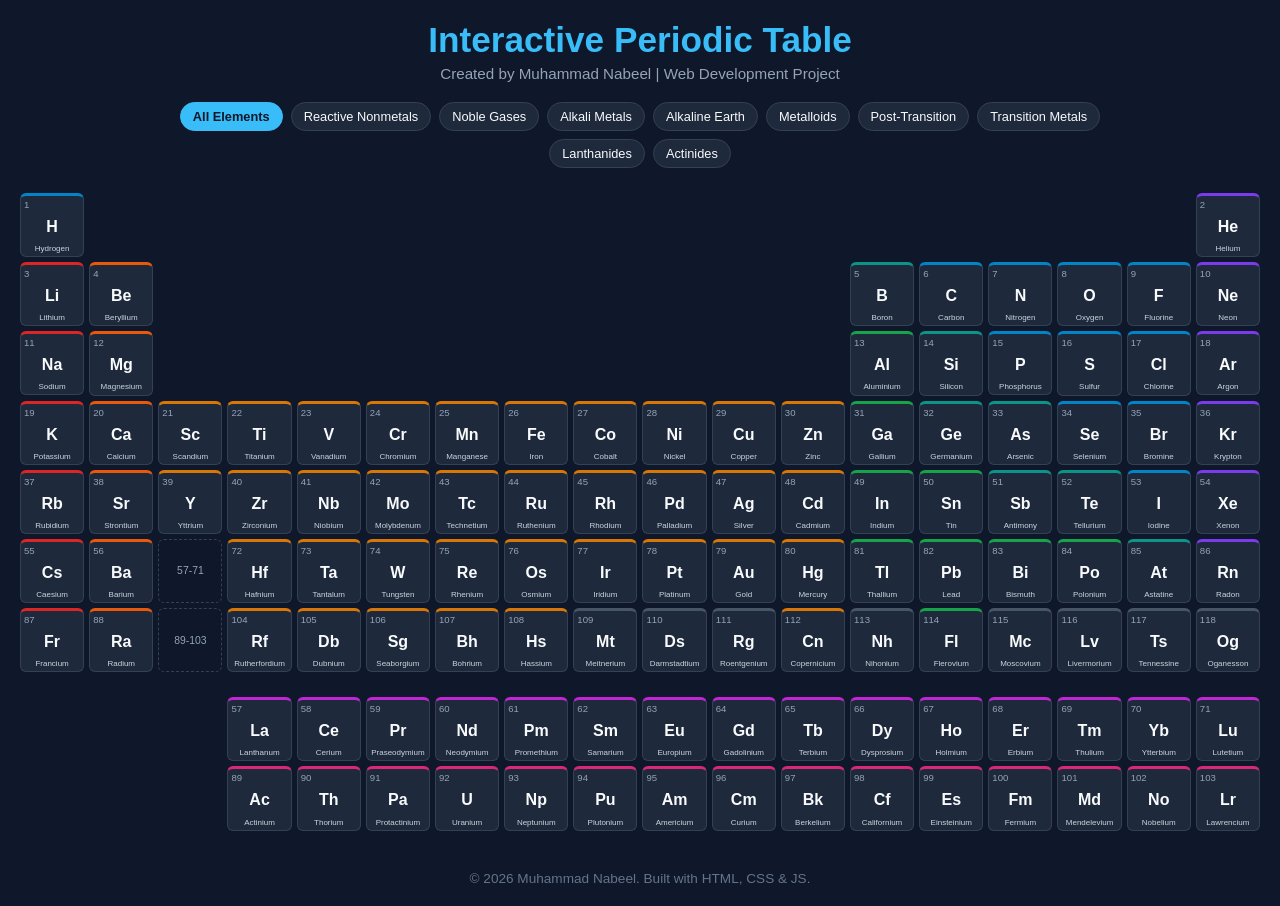
<file: index.html>
<!doctype html>
<html lang="en">
  <head>
    <meta charset="UTF-8" />
    <meta name="viewport" content="width=device-width, initial-scale=1.0" />
    <title>Interactive Periodic Table</title>
    <link rel="stylesheet" href="style.css">
  </head>
  <body>
    <header>
      <h1>Interactive Periodic Table</h1>
      <p>Created by Muhammad Nabeel | Web Development Project</p>
    </header>

    <div class="controls">
      <button class="filter-btn active" data-category="all">
        All Elements
      </button>
      <button class="filter-btn" data-category="reactive-nonmetal">
        Reactive Nonmetals
      </button>
      <button class="filter-btn" data-category="noble-gas">Noble Gases</button>
      <button class="filter-btn" data-category="alkali-metal">
        Alkali Metals
      </button>
      <button class="filter-btn" data-category="alkaline-earth">
        Alkaline Earth
      </button>
      <button class="filter-btn" data-category="metalloid">Metalloids</button>
      <button class="filter-btn" data-category="post-transition">
        Post-Transition
      </button>
      <button class="filter-btn" data-category="transition-metal">
        Transition Metals
      </button>
      <button class="filter-btn" data-category="lanthanide">Lanthanides</button>
      <button class="filter-btn" data-category="actinide">Actinides</button>
    </div>

    <div class="periodic-table" id="periodic-table"></div>

    <div class="modal-overlay" id="modal">
      <div class="modal-card">
        <button class="close-btn" id="close-modal">&times;</button>
        <div class="modal-header">
          <div class="modal-symbol" id="m-symbol">H</div>
          <div class="modal-info">
            <h2 id="m-name">Hydrogen</h2>
            <p id="m-category">Reactive Nonmetal</p>
          </div>
        </div>
        <div class="modal-details">
          <div class="detail-item">
            <span>Atomic Number</span><strong id="m-number">1</strong>
          </div>
          <div class="detail-item">
            <span>Atomic Mass</span><strong id="m-mass">1.008 u</strong>
          </div>
          <div class="detail-item">
            <span>Group / Period</span><strong id="m-group">1 / 1</strong>
          </div>
          <div class="detail-item">
            <span>Phase</span><strong id="m-phase">Gas</strong>
          </div>
        </div>
      </div>
    </div>

    <footer>
      <p>&copy; 2026 Muhammad Nabeel. Built with HTML, CSS & JS.</p>
    </footer>
    <script src="script.js" defer></script>
  </body>
</html>
</file>
<file: style.css>
:root {
        --bg-color: #0f172a;
        --card-bg: #1e293b;
        --text-color: #f8fafc;
        --border-color: #334155;

        --reactive-nonmetal: #0284c7;
        --noble-gas: #7c3aed;
        --alkali-metal: #dc2626;
        --alkaline-earth: #ea580c;
        --metalloid: #0d9488;
        --post-transition: #16a34a;
        --transition-metal: #d97706;
        --lanthanide: #c026d3;
        --actinide: #db2777;
        --unknown: #475569;
      }

      * {
        box-sizing: border-box;
        margin: 0;
        padding: 0;
        font-family: "Segoe UI", Tahoma, Geneva, Verdana, sans-serif;
      }

      body {
        background-color: var(--bg-color);
        color: var(--text-color);
        padding: 20px;
        display: flex;
        flex-direction: column;
        align-items: center;
        min-height: 100vh;
      }

      header {
        text-align: center;
        margin-bottom: 20px;
      }

      header h1 {
        font-size: 2.2rem;
        color: #38bdf8;
        margin-bottom: 5px;
      }

      header p {
        color: #94a3b8;
        font-size: 0.95rem;
      }

      .controls {
        display: flex;
        flex-wrap: wrap;
        gap: 8px;
        justify-content: center;
        max-width: 1000px;
        margin-bottom: 25px;
      }

      .filter-btn {
        background-color: var(--card-bg);
        border: 1px solid var(--border-color);
        color: var(--text-color);
        padding: 6px 12px;
        border-radius: 20px;
        font-size: 0.8rem;
        cursor: pointer;
        transition: all 0.2s ease;
      }

      .filter-btn:hover,
      .filter-btn.active {
        background-color: #38bdf8;
        color: #0f172a;
        font-weight: bold;
        border-color: #38bdf8;
      }

      .periodic-table {
        display: grid;
        grid-template-columns: repeat(18, minmax(50px, 1fr));
        gap: 5px;
        max-width: 1250px;
        width: 100%;
        overflow-x: auto;
        padding-bottom: 10px;
      }

      .element {
        background-color: var(--card-bg);
        border: 1px solid var(--border-color);
        border-radius: 6px;
        padding: 3px;
        aspect-ratio: 1;
        display: flex;
        flex-direction: column;
        justify-content: space-between;
        cursor: pointer;
        transition:
          transform 0.2s,
          box-shadow 0.2s,
          opacity 0.2s;
      }

      .element:hover {
        transform: scale(1.18);
        z-index: 10;
        box-shadow: 0 0 12px rgba(56, 189, 248, 0.6);
        border-color: #38bdf8;
      }

      .element.dimmed {
        opacity: 0.2;
      }

      .number {
        font-size: 0.6rem;
        color: #94a3b8;
      }

      .symbol {
        font-size: 1rem;
        font-weight: bold;
        text-align: center;
      }

      .name {
        font-size: 0.5rem;
        text-align: center;
        white-space: nowrap;
        overflow: hidden;
        text-overflow: ellipsis;
        color: #cbd5e1;
      }

      .reactive-nonmetal {
        border-top: 3px solid var(--reactive-nonmetal);
      }
      .noble-gas {
        border-top: 3px solid var(--noble-gas);
      }
      .alkali-metal {
        border-top: 3px solid var(--alkali-metal);
      }
      .alkaline-earth {
        border-top: 3px solid var(--alkaline-earth);
      }
      .metalloid {
        border-top: 3px solid var(--metalloid);
      }
      .post-transition {
        border-top: 3px solid var(--post-transition);
      }
      .transition-metal {
        border-top: 3px solid var(--transition-metal);
      }
      .lanthanide {
        border-top: 3px solid var(--lanthanide);
      }
      .actinide {
        border-top: 3px solid var(--actinide);
      }
      .unknown {
        border-top: 3px solid var(--unknown);
      }

      .gap {
        grid-column: span 1;
      }

      .lanthanide-marker,
      .actinide-marker {
        display: flex;
        align-items: center;
        justify-content: center;
        font-size: 0.65rem;
        color: #94a3b8;
        border: 1px dashed var(--border-color);
        border-radius: 6px;
      }

      .series-spacer {
        grid-column: 1 / -1;
        height: 15px;
      }

      footer {
        margin-top: 30px;
        color: #64748b;
        font-size: 0.85rem;
      }

      .modal-overlay {
        position: fixed;
        top: 0;
        left: 0;
        width: 100%;
        height: 100%;
        background: rgba(15, 23, 42, 0.8);
        backdrop-filter: blur(4px);
        display: flex;
        justify-content: center;
        align-items: center;
        opacity: 0;
        pointer-events: none;
        transition: opacity 0.3s ease;
        z-index: 100;
      }

      .modal-overlay.active {
        opacity: 1;
        pointer-events: auto;
      }

      .modal-card {
        background-color: var(--card-bg);
        border: 1px solid var(--border-color);
        border-radius: 12px;
        padding: 24px;
        max-width: 350px;
        width: 90%;
        box-shadow: 0 10px 25px rgba(0, 0, 0, 0.5);
        position: relative;
      }

      .close-btn {
        position: absolute;
        top: 12px;
        right: 15px;
        background: none;
        border: none;
        color: #94a3b8;
        font-size: 1.2rem;
        cursor: pointer;
      }

      .modal-header {
        display: flex;
        align-items: center;
        gap: 15px;
        margin-bottom: 15px;
      }

      .modal-symbol {
        font-size: 2.2rem;
        font-weight: bold;
        background: #0f172a;
        padding: 10px 15px;
        border-radius: 8px;
        border: 1px solid var(--border-color);
        color: #38bdf8;
      }

      .modal-info h2 {
        font-size: 1.3rem;
      }
      .modal-info p {
        font-size: 0.85rem;
        color: #94a3b8;
      }

      .modal-details {
        display: grid;
        grid-template-columns: 1fr 1fr;
        gap: 10px;
        font-size: 0.85rem;
        margin-top: 15px;
        border-top: 1px solid var(--border-color);
        padding-top: 15px;
      }

      .detail-item span {
        display: block;
        color: #94a3b8;
        font-size: 0.75rem;
      }
</file>
